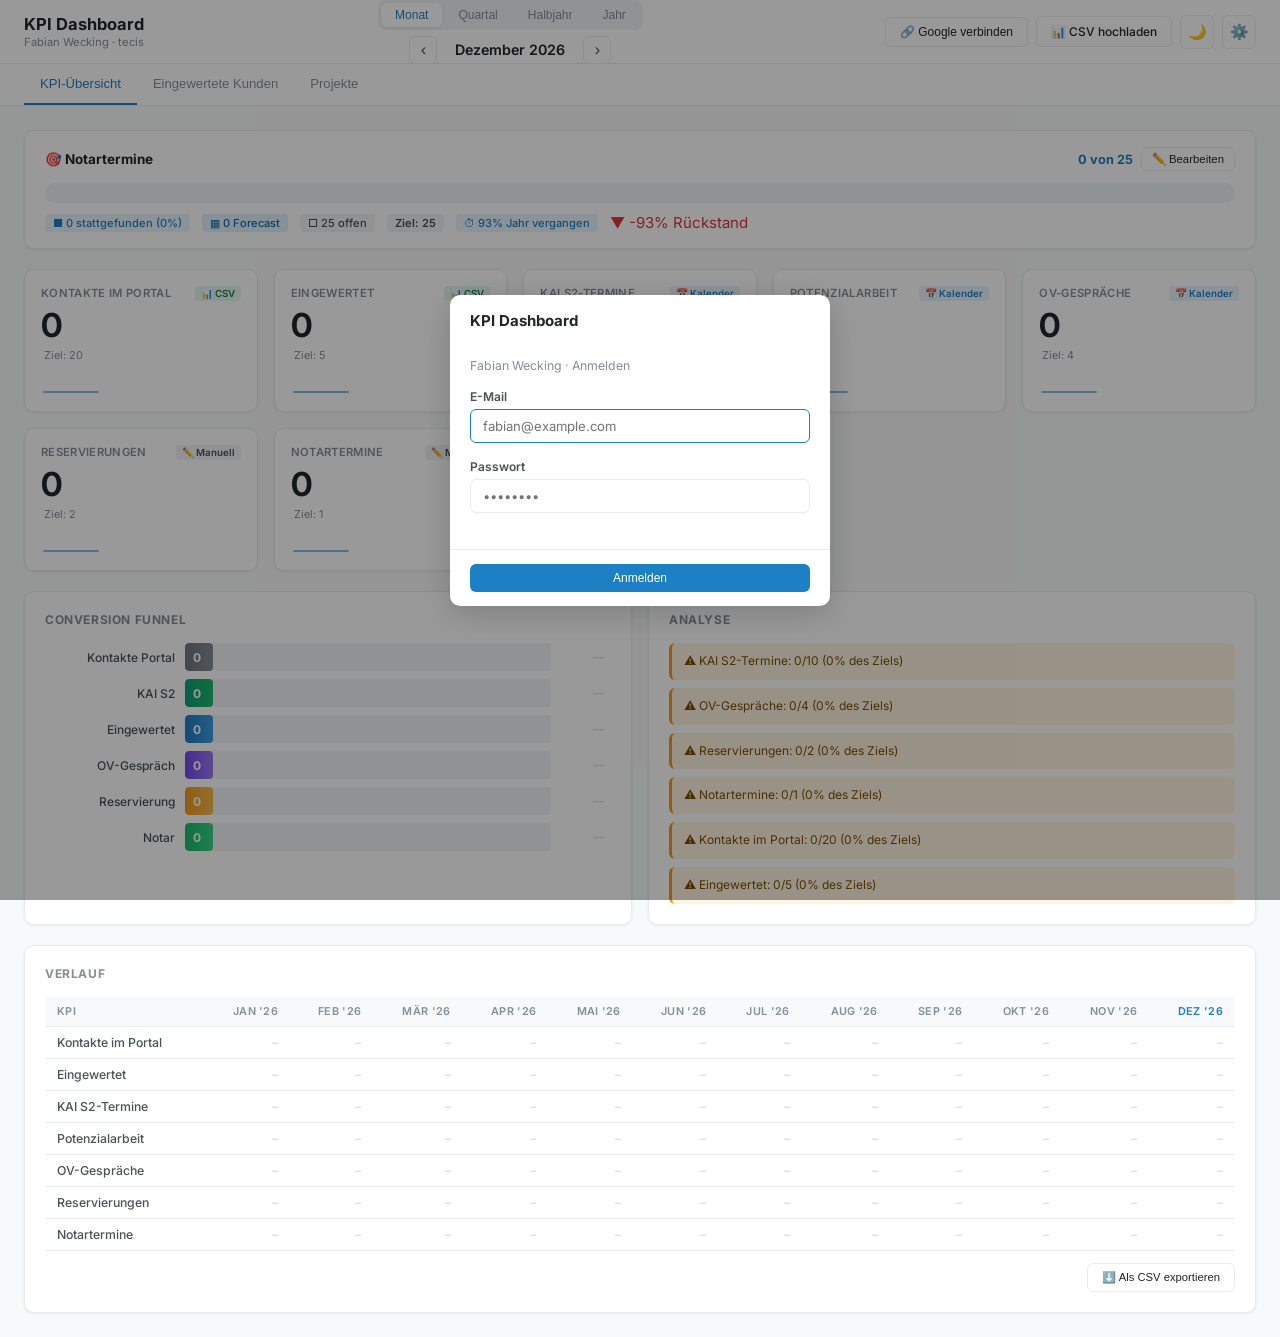
<file: index.html>
<!DOCTYPE html>
<html lang="de">
<head>
  <meta charset="UTF-8">
  <meta name="viewport" content="width=device-width, initial-scale=1.0">
  <title>KPI Dashboard – Fabian Wecking</title>
  <link rel="preconnect" href="https://fonts.googleapis.com">
  <link href="https://fonts.googleapis.com/css2?family=Inter:wght@400;500;600;700&display=swap" rel="stylesheet">
  <link rel="stylesheet" href="kpi-styles.css">
</head>
<body>

  <!-- Setup Banner -->
  <div id="setup-banner" class="setup-banner hidden">
    <span>⚙️ Google Client ID nicht konfiguriert – Kalender-Sync nicht verfügbar.
      <button onclick="showSettingsModal()">Jetzt einrichten</button>
    </span>
    <button class="close-btn" onclick="document.getElementById('setup-banner').classList.add('hidden')">✕</button>
  </div>

  <!-- Header -->
  <header class="app-header">
    <div class="header-left">
      <h1 class="app-title">KPI Dashboard</h1>
      <span class="app-subtitle">Fabian Wecking · tecis</span>
    </div>
    <div class="header-center">
      <div class="period-tabs" id="period-tabs">
        <button class="period-tab active" data-mode="M">Monat</button>
        <button class="period-tab" data-mode="Q">Quartal</button>
        <button class="period-tab" data-mode="H">Halbjahr</button>
        <button class="period-tab" data-mode="J">Jahr</button>
      </div>
      <div class="period-nav">
        <button class="nav-arrow" id="prev-period">‹</button>
        <span class="period-label" id="period-label">–</span>
        <button class="nav-arrow" id="next-period">›</button>
      </div>
    </div>
    <div class="header-right">
      <div class="google-section">
        <span id="sync-status" class="sync-status"></span>
        <button id="sync-btn" class="btn-primary hidden" onclick="showSyncModal()">📅 Kalender auslesen</button>
        <button id="connect-btn" class="btn-secondary" onclick="connectGoogle()">🔗 Google verbinden</button>
      </div>
      <label class="btn-secondary csv-upload-btn" title="CSV-Datei hochladen">
        📊 CSV hochladen
        <input type="file" id="csv-input" accept=".csv,.CSV" style="display:none">
      </label>
      <button id="dark-mode-btn" class="icon-btn" onclick="toggleDarkMode()" title="Dark Mode">🌙</button>
      <button class="icon-btn" onclick="showSettingsModal()" title="Einstellungen">⚙️</button>
      <button id="signout-btn" class="btn-secondary hidden" onclick="handleSignOut()">↩ Abmelden</button>
    </div>
  </header>

  <!-- Tab Navigation -->
  <nav class="tab-nav">
    <button class="tab-btn active" data-tab="kpi">KPI-Übersicht</button>
    <button class="tab-btn" data-tab="kunden">Eingewertete Kunden</button>
    <button class="tab-btn" data-tab="projekte">Projekte</button>
  </nav>

  <!-- ── KPI Tab ──────────────────────────────────────────────────────────── -->
  <main id="tab-kpi" class="tab-content active">

    <!-- Big Goal Banner -->
    <div id="big-goal-banner" class="big-goal-banner">
      <div class="big-goal-header">
        <span class="big-goal-title">🎯 <span id="bg-label-display">Jahres-Ziel einrichten</span></span>
        <div style="display:flex;align-items:center;gap:8px">
          <span id="bg-pct-display" class="big-goal-pct"></span>
          <button class="btn-secondary btn-sm" onclick="showBigGoalModal()">✏️ Bearbeiten</button>
        </div>
      </div>
      <div class="big-goal-track" id="big-goal-track">
        <div class="big-goal-achieved-bar" id="bg-achieved-bar"></div>
        <div class="big-goal-forecast-bar" id="bg-forecast-bar"></div>
      </div>
      <div class="big-goal-legend" id="bg-legend">
        <span class="legend-chip chip-achieved">■ 0 stattgefunden</span>
        <span class="legend-chip chip-forecast">▦ 0 Forecast</span>
        <span class="legend-chip chip-open">□ 0 offen</span>
        <span class="legend-chip chip-target">Ziel: 25</span>
      </div>
    </div>

    <!-- KPI Cards -->
    <div class="kpi-grid" id="kpi-cards"></div>

    <!-- Funnel + Insights -->
    <div class="two-col">
      <div id="funnel" class="panel"><p class="no-data">Noch keine Daten.</p></div>
      <div id="insights" class="panel"><p class="no-data">Noch keine Analyse.</p></div>
    </div>

    <!-- History Table -->
    <div id="stats-table" class="panel"></div>

  </main>

  <!-- ── Kunden Tab ───────────────────────────────────────────────────────── -->
  <main id="tab-kunden" class="tab-content hidden">
    <div class="kunden-toolbar">
      <input type="text" id="kunden-search" placeholder="Name oder Einwertungsnummer suchen…" class="search-input">
      <div class="csv-info" id="csv-info">Keine CSV geladen</div>
    </div>
    <div id="tab-kunden-content">
      <div class="empty-state"><span class="icon">📊</span><p>Lade eine CSV-Datei hoch.</p></div>
    </div>
  </main>

  <!-- ── Projekte Tab ─────────────────────────────────────────────────────── -->
  <main id="tab-projekte" class="tab-content hidden">
    <!-- Rendered dynamically by renderProjects() in kpi.js -->
  </main>

  <!-- ── Modal: Detail-Ansicht ────────────────────────────────────────────── -->
  <div id="detail-modal" class="modal-overlay hidden"
       onclick="if(event.target===this)closeModal('detail-modal')">
    <div class="modal modal-wide">
      <div class="modal-header">
        <h3 id="detail-modal-title">Detail</h3>
        <button class="modal-close" onclick="closeModal('detail-modal')">✕</button>
      </div>
      <div class="modal-body" id="detail-modal-body"></div>
      <div class="modal-footer">
        <button class="btn-primary" onclick="closeModal('detail-modal')">Schließen</button>
      </div>
    </div>
  </div>

  <!-- ── Modal: Big Goal ──────────────────────────────────────────────────── -->
  <div id="big-goal-modal" class="modal-overlay hidden"
       onclick="if(event.target===this)closeModal('big-goal-modal')">
    <div class="modal">
      <div class="modal-header">
        <h3>Jahres-Ziel bearbeiten</h3>
        <button class="modal-close" onclick="closeModal('big-goal-modal')">✕</button>
      </div>
      <div class="modal-body">
        <div class="form-group">
          <label>Bezeichnung</label>
          <input type="text" id="bg-label-input" class="text-input" placeholder="z.B. Notartermine 2026">
        </div>
        <div class="form-group">
          <label>Jahres-Ziel</label>
          <input type="number" id="bg-target-input" class="text-input" min="0" placeholder="25">
        </div>
        <div class="form-group">
          <label>Bereits stattgefunden (inkl. historisch)</label>
          <input type="number" id="bg-achieved-input" class="text-input" min="0" placeholder="0">
        </div>
        <div class="form-group">
          <label>Forecast / Pipeline</label>
          <input type="number" id="bg-forecast-input" class="text-input" min="0" placeholder="0">
        </div>
      </div>
      <div class="modal-footer">
        <button class="btn-secondary" onclick="closeModal('big-goal-modal')">Abbrechen</button>
        <button class="btn-primary" onclick="saveBigGoal()">Speichern</button>
      </div>
    </div>
  </div>

  <!-- ── Modal: Calendar Sync ─────────────────────────────────────────────── -->
  <div id="sync-modal" class="modal-overlay hidden"
       onclick="if(event.target===this)closeModal('sync-modal')">
    <div class="modal modal-wide">
      <div class="modal-header">
        <h3>Kalender synchronisieren</h3>
        <button class="modal-close" onclick="closeModal('sync-modal')">✕</button>
      </div>
      <div class="modal-body">
        <div style="display:grid;grid-template-columns:1fr 1fr;gap:12px">
          <div class="form-group" style="margin:0">
            <label>Von</label>
            <input type="date" id="sync-from" value="2026-01-01" class="text-input">
          </div>
          <div class="form-group" style="margin:0">
            <label>Bis</label>
            <input type="date" id="sync-to" class="text-input">
          </div>
        </div>

        <div class="form-group" style="margin-top:14px">
          <label>Kalender auswählen</label>
          <div id="cal-list-wrap" style="margin-top:6px">
            <span style="font-size:.82rem;color:var(--gray-4)">Klick auf „Kalender laden" um alle verfügbaren Kalender anzuzeigen.</span>
          </div>
          <button class="btn-secondary" style="margin-top:8px;font-size:.8rem" onclick="loadCalendarList()">🔄 Kalender laden</button>
        </div>

        <div class="keyword-rules" style="margin-top:12px">
          <h4>Erkannte Termintypen</h4>
          <div class="rule-list">
            <div class="rule"><span class="rule-type">KAI S2: </span>Gespräch Kapitalanlageimmobilie · KAI S2 · KAI S1</div>
            <div class="rule"><span class="rule-type">Potenzialarbeit: </span>Potentialarbeit KAI</div>
            <div class="rule"><span class="rule-type">OV-Gespräch: </span>Objektvorstellung · OV (ganzes Wort)</div>
            <div class="rule"><span class="rule-type">Notartermin: </span>Notartermin · NT (ganzes Wort)</div>
          </div>
        </div>

        <div id="sync-result" style="margin-top:14px;font-size:.82rem;color:var(--gray-4);min-height:20px"></div>
      </div>
      <div class="modal-footer">
        <button class="btn-secondary" onclick="closeModal('sync-modal')">Schließen</button>
        <button class="btn-primary" id="start-sync-btn" onclick="startSync()">Synchronisieren</button>
      </div>
    </div>
  </div>

  <!-- ── Modal: Settings ──────────────────────────────────────────────────── -->
  <div id="settings-modal" class="modal-overlay hidden"
       onclick="if(event.target===this)closeModal('settings-modal')">
    <div class="modal modal-wide">
      <div class="modal-header">
        <h3>Einstellungen</h3>
        <button class="modal-close" onclick="closeModal('settings-modal')">✕</button>
      </div>
      <div class="modal-body">
        <h4>Google Calendar</h4>
        <div class="form-group">
          <label>Client ID</label>
          <input type="text" id="gcid-input" class="text-input" placeholder="123456789.apps.googleusercontent.com">
        </div>
        <details class="setup-guide">
          <summary>📋 Setup-Anleitung</summary>
          <ol>
            <li>Öffne <a href="https://console.cloud.google.com" target="_blank" rel="noopener">console.cloud.google.com</a></li>
            <li>Google Calendar API aktivieren</li>
            <li>OAuth 2.0-Client-ID erstellen (Webanwendung)</li>
            <li>Autorisierte Quelle: <code>http://localhost:8080</code></li>
            <li>Client-ID hier eintragen</li>
          </ol>
          <div class="info-box">⚠️ App muss über HTTP-Server geöffnet werden:<br>
            <code>python3 -m http.server 8080</code> → <code>http://localhost:8080/kpi.html</code></div>
        </details>
        <hr>
        <h4>Monatliche Ziele</h4>
        <div class="goals-grid" id="goals-grid"></div>
        <hr>
        <h4>Daten zurücksetzen</h4>
        <div style="display:flex;gap:8px;flex-wrap:wrap">
          <button class="btn-secondary" onclick="resetCalendarData()">🗓️ Kalender-Daten löschen</button>
          <button class="btn-secondary" onclick="resetCSVData()">📊 CSV-Daten löschen</button>
        </div>
        <hr style="margin:12px 0">
        <h4>Datenmigration</h4>
        <p style="font-size:.78rem;color:var(--gray-4);margin-bottom:10px">Backup exportieren (z.B. vor Hosting-Wechsel), auf neuem Gerät/Domain wieder importieren.</p>
        <div style="display:flex;gap:8px;flex-wrap:wrap">
          <button class="btn-secondary" onclick="exportState()">⬇️ Backup exportieren</button>
          <label class="btn-secondary" style="cursor:pointer">
            ⬆️ Backup importieren
            <input type="file" accept=".json" style="display:none" onchange="importState(this)">
          </label>
        </div>
      </div>
      <div class="modal-footer">
        <button class="btn-secondary" onclick="closeModal('settings-modal')">Abbrechen</button>
        <button class="btn-primary" onclick="saveSettings()">Speichern</button>
      </div>
    </div>
  </div>

  <!-- ── Modal: Projekt hinzufügen / bearbeiten ───────────────────────────── -->
  <div id="project-modal" class="modal-overlay hidden"
       onclick="if(event.target===this)closeModal('project-modal')">
    <div class="modal modal-wide">
      <div class="modal-header">
        <h3 id="project-modal-title">Neues Projekt</h3>
        <button class="modal-close" onclick="closeModal('project-modal')">✕</button>
      </div>
      <div class="modal-body">
        <input type="hidden" id="pm-id">
        <div class="project-modal-form">
          <div class="form-group">
            <label>Projektname *</label>
            <input type="text" id="pm-name" class="text-input" placeholder="z.B. Stadtquartier Nord">
          </div>
          <div class="pm-two-col">
            <div class="form-group">
              <label>Stadt</label>
              <input type="text" id="pm-city" class="text-input" placeholder="z.B. Schönefeld">
            </div>
            <div class="form-group">
              <label>Straße</label>
              <input type="text" id="pm-street" class="text-input" placeholder="z.B. Hauptstraße 12">
            </div>
          </div>
          <div class="form-group">
            <label>Hashtag <span style="font-weight:400;color:var(--gray-4)">(kein # nötig — erscheint bei Reservierungen)</span></label>
            <input type="text" id="pm-hashtag" class="text-input" placeholder="z.B. Schönefeld Bestand">
          </div>
          <div class="pm-three-col">
            <div class="form-group">
              <label>Reservierungsstart</label>
              <input type="date" id="pm-reservStart" class="text-input">
            </div>
            <div class="form-group">
              <label>Reservierungsende</label>
              <input type="date" id="pm-reservEnd" class="text-input">
            </div>
            <div class="form-group">
              <label>Voraussichtl. Zuteilung</label>
              <input type="date" id="pm-zuteilung" class="text-input">
            </div>
          </div>
          <div id="pm-pdf-hint" style="font-size:.78rem;color:var(--gray-4);margin-bottom:4px"></div>
          <p style="font-size:.75rem;color:var(--gray-4)">📎 PDF (Trailer/Exposé) kann nach dem Speichern direkt auf der Projektkarte hochgeladen werden.</p>
        </div>
      </div>
      <div class="modal-footer">
        <button class="btn-secondary" onclick="closeModal('project-modal')">Abbrechen</button>
        <button class="btn-primary" onclick="saveProjectModal()">Speichern</button>
      </div>
    </div>
  </div>

  <!-- ── Modal: Auth ─────────────────────────────────────────────────────────── -->
  <div id="auth-modal" class="modal-overlay hidden">
    <div class="modal">
      <div class="modal-header" style="border-bottom:none;padding-bottom:8px">
        <h3>KPI Dashboard</h3>
      </div>
      <div class="modal-body">
        <p style="font-size:.82rem;color:var(--gray-4);margin-bottom:16px">Fabian Wecking · Anmelden</p>
        <div class="form-group">
          <label>E-Mail</label>
          <input type="email" id="auth-email" class="text-input" placeholder="fabian@example.com" autocomplete="username">
        </div>
        <div class="form-group">
          <label>Passwort</label>
          <input type="password" id="auth-password" class="text-input" placeholder="••••••••" autocomplete="current-password">
        </div>
        <div id="auth-error" style="display:none;font-size:.8rem;color:var(--red);margin-bottom:8px"></div>
      </div>
      <div class="modal-footer">
        <button class="btn-primary" id="auth-submit-btn" onclick="handleSignIn()">Anmelden</button>
      </div>
    </div>
  </div>

  <!-- Google Identity Services -->
  <script src="https://accounts.google.com/gsi/client" async defer></script>
  <script src="kpi.js"></script>
</body>
</html>
</file>
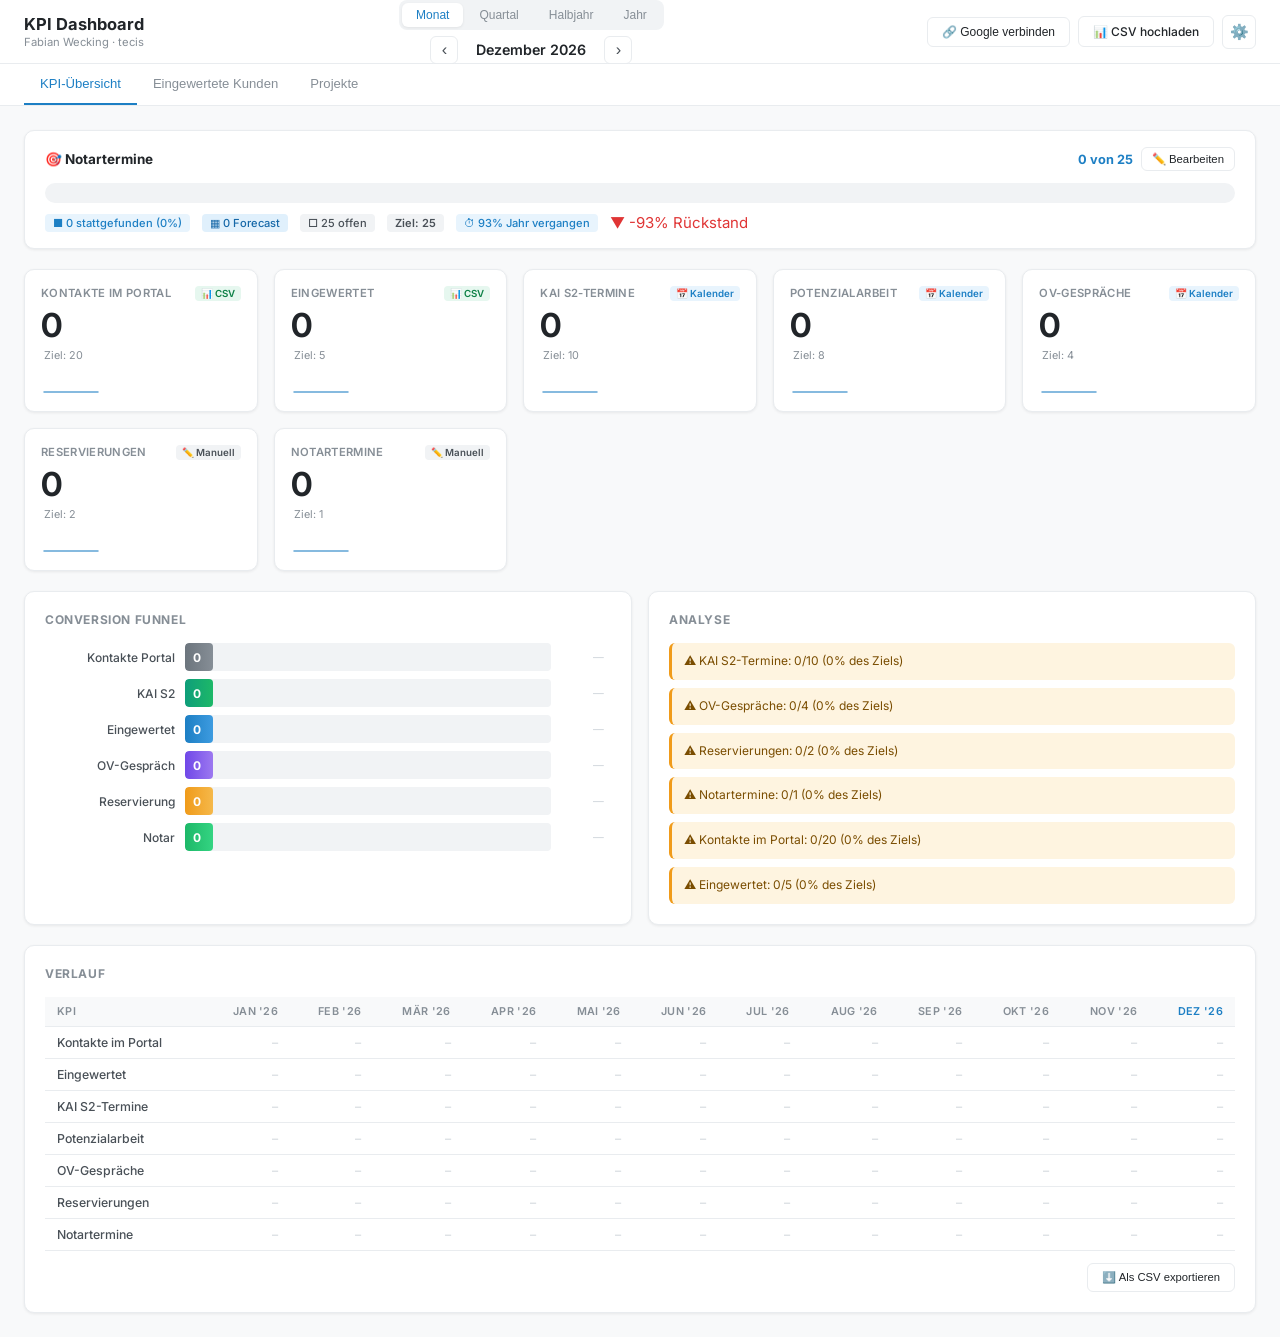
<file: kpi.html>
<!DOCTYPE html>
<html lang="de">
<head>
  <meta charset="UTF-8">
  <meta name="viewport" content="width=device-width, initial-scale=1.0">
  <title>KPI Dashboard – Fabian Wecking</title>
  <link rel="preconnect" href="https://fonts.googleapis.com">
  <link href="https://fonts.googleapis.com/css2?family=Inter:wght@400;500;600;700&display=swap" rel="stylesheet">
  <link rel="stylesheet" href="kpi-styles.css">
</head>
<body>

  <!-- Setup Banner -->
  <div id="setup-banner" class="setup-banner hidden">
    <span>⚙️ Google Client ID nicht konfiguriert – Kalender-Sync nicht verfügbar.
      <button onclick="showSettingsModal()">Jetzt einrichten</button>
    </span>
    <button class="close-btn" onclick="document.getElementById('setup-banner').classList.add('hidden')">✕</button>
  </div>

  <!-- Header -->
  <header class="app-header">
    <div class="header-left">
      <h1 class="app-title">KPI Dashboard</h1>
      <span class="app-subtitle">Fabian Wecking · tecis</span>
    </div>
    <div class="header-center">
      <div class="period-tabs" id="period-tabs">
        <button class="period-tab active" data-mode="M">Monat</button>
        <button class="period-tab" data-mode="Q">Quartal</button>
        <button class="period-tab" data-mode="H">Halbjahr</button>
        <button class="period-tab" data-mode="J">Jahr</button>
      </div>
      <div class="period-nav">
        <button class="nav-arrow" id="prev-period">‹</button>
        <span class="period-label" id="period-label">–</span>
        <button class="nav-arrow" id="next-period">›</button>
      </div>
    </div>
    <div class="header-right">
      <div class="google-section">
        <span id="sync-status" class="sync-status"></span>
        <button id="sync-btn" class="btn-primary hidden" onclick="showSyncModal()">📅 Kalender auslesen</button>
        <button id="connect-btn" class="btn-secondary" onclick="connectGoogle()">🔗 Google verbinden</button>
      </div>
      <label class="btn-secondary csv-upload-btn" title="CSV-Datei hochladen">
        📊 CSV hochladen
        <input type="file" id="csv-input" accept=".csv,.CSV" style="display:none">
      </label>
      <button class="icon-btn" onclick="showSettingsModal()" title="Einstellungen">⚙️</button>
    </div>
  </header>

  <!-- Tab Navigation -->
  <nav class="tab-nav">
    <button class="tab-btn active" data-tab="kpi">KPI-Übersicht</button>
    <button class="tab-btn" data-tab="kunden">Eingewertete Kunden</button>
    <button class="tab-btn" data-tab="projekte">Projekte</button>
  </nav>

  <!-- ── KPI Tab ──────────────────────────────────────────────────────────── -->
  <main id="tab-kpi" class="tab-content active">

    <!-- Big Goal Banner -->
    <div id="big-goal-banner" class="big-goal-banner">
      <div class="big-goal-header">
        <span class="big-goal-title">🎯 <span id="bg-label-display">Jahres-Ziel einrichten</span></span>
        <div style="display:flex;align-items:center;gap:8px">
          <span id="bg-pct-display" class="big-goal-pct"></span>
          <button class="btn-secondary btn-sm" onclick="showBigGoalModal()">✏️ Bearbeiten</button>
        </div>
      </div>
      <div class="big-goal-track" id="big-goal-track">
        <div class="big-goal-achieved-bar" id="bg-achieved-bar"></div>
        <div class="big-goal-forecast-bar" id="bg-forecast-bar"></div>
      </div>
      <div class="big-goal-legend" id="bg-legend">
        <span class="legend-chip chip-achieved">■ 0 stattgefunden</span>
        <span class="legend-chip chip-forecast">▦ 0 Forecast</span>
        <span class="legend-chip chip-open">□ 0 offen</span>
        <span class="legend-chip chip-target">Ziel: 25</span>
      </div>
    </div>

    <!-- KPI Cards -->
    <div class="kpi-grid" id="kpi-cards"></div>

    <!-- Funnel + Insights -->
    <div class="two-col">
      <div id="funnel" class="panel"><p class="no-data">Noch keine Daten.</p></div>
      <div id="insights" class="panel"><p class="no-data">Noch keine Analyse.</p></div>
    </div>

    <!-- History Table -->
    <div id="stats-table" class="panel"></div>

  </main>

  <!-- ── Kunden Tab ───────────────────────────────────────────────────────── -->
  <main id="tab-kunden" class="tab-content hidden">
    <div class="kunden-toolbar">
      <input type="text" id="kunden-search" placeholder="Name oder Einwertungsnummer suchen…" class="search-input">
      <div class="csv-info" id="csv-info">Keine CSV geladen</div>
    </div>
    <div id="tab-kunden-content">
      <div class="empty-state"><span class="icon">📊</span><p>Lade eine CSV-Datei hoch.</p></div>
    </div>
  </main>

  <!-- ── Projekte Tab ─────────────────────────────────────────────────────── -->
  <main id="tab-projekte" class="tab-content hidden">
    <!-- Rendered dynamically by renderProjects() in kpi.js -->
  </main>

  <!-- ── Modal: Detail-Ansicht ────────────────────────────────────────────── -->
  <div id="detail-modal" class="modal-overlay hidden"
       onclick="if(event.target===this)closeModal('detail-modal')">
    <div class="modal modal-wide">
      <div class="modal-header">
        <h3 id="detail-modal-title">Detail</h3>
        <button class="modal-close" onclick="closeModal('detail-modal')">✕</button>
      </div>
      <div class="modal-body" id="detail-modal-body"></div>
      <div class="modal-footer">
        <button class="btn-primary" onclick="closeModal('detail-modal')">Schließen</button>
      </div>
    </div>
  </div>

  <!-- ── Modal: Big Goal ──────────────────────────────────────────────────── -->
  <div id="big-goal-modal" class="modal-overlay hidden"
       onclick="if(event.target===this)closeModal('big-goal-modal')">
    <div class="modal">
      <div class="modal-header">
        <h3>Jahres-Ziel bearbeiten</h3>
        <button class="modal-close" onclick="closeModal('big-goal-modal')">✕</button>
      </div>
      <div class="modal-body">
        <div class="form-group">
          <label>Bezeichnung</label>
          <input type="text" id="bg-label-input" class="text-input" placeholder="z.B. Notartermine 2026">
        </div>
        <div class="form-group">
          <label>Jahres-Ziel</label>
          <input type="number" id="bg-target-input" class="text-input" min="0" placeholder="25">
        </div>
        <div class="form-group">
          <label>Bereits stattgefunden (inkl. historisch)</label>
          <input type="number" id="bg-achieved-input" class="text-input" min="0" placeholder="0">
        </div>
        <div class="form-group">
          <label>Forecast / Pipeline</label>
          <input type="number" id="bg-forecast-input" class="text-input" min="0" placeholder="0">
        </div>
      </div>
      <div class="modal-footer">
        <button class="btn-secondary" onclick="closeModal('big-goal-modal')">Abbrechen</button>
        <button class="btn-primary" onclick="saveBigGoal()">Speichern</button>
      </div>
    </div>
  </div>

  <!-- ── Modal: Calendar Sync ─────────────────────────────────────────────── -->
  <div id="sync-modal" class="modal-overlay hidden"
       onclick="if(event.target===this)closeModal('sync-modal')">
    <div class="modal modal-wide">
      <div class="modal-header">
        <h3>Kalender synchronisieren</h3>
        <button class="modal-close" onclick="closeModal('sync-modal')">✕</button>
      </div>
      <div class="modal-body">
        <div style="display:grid;grid-template-columns:1fr 1fr;gap:12px">
          <div class="form-group" style="margin:0">
            <label>Von</label>
            <input type="date" id="sync-from" value="2026-01-01" class="text-input">
          </div>
          <div class="form-group" style="margin:0">
            <label>Bis</label>
            <input type="date" id="sync-to" class="text-input">
          </div>
        </div>

        <div class="form-group" style="margin-top:14px">
          <label>Kalender auswählen</label>
          <div id="cal-list-wrap" style="margin-top:6px">
            <span style="font-size:.82rem;color:var(--gray-4)">Klick auf „Kalender laden" um alle verfügbaren Kalender anzuzeigen.</span>
          </div>
          <button class="btn-secondary" style="margin-top:8px;font-size:.8rem" onclick="loadCalendarList()">🔄 Kalender laden</button>
        </div>

        <div class="keyword-rules" style="margin-top:12px">
          <h4>Erkannte Termintypen</h4>
          <div class="rule-list">
            <div class="rule"><span class="rule-type">KAI S2: </span>Gespräch Kapitalanlageimmobilie · KAI S2 · KAI S1</div>
            <div class="rule"><span class="rule-type">Potenzialarbeit: </span>Potentialarbeit KAI</div>
            <div class="rule"><span class="rule-type">OV-Gespräch: </span>Objektvorstellung · OV (ganzes Wort)</div>
            <div class="rule"><span class="rule-type">Notartermin: </span>Notartermin · NT (ganzes Wort)</div>
          </div>
        </div>

        <div id="sync-result" style="margin-top:14px;font-size:.82rem;color:var(--gray-4);min-height:20px"></div>
      </div>
      <div class="modal-footer">
        <button class="btn-secondary" onclick="closeModal('sync-modal')">Schließen</button>
        <button class="btn-primary" id="start-sync-btn" onclick="startSync()">Synchronisieren</button>
      </div>
    </div>
  </div>

  <!-- ── Modal: Settings ──────────────────────────────────────────────────── -->
  <div id="settings-modal" class="modal-overlay hidden"
       onclick="if(event.target===this)closeModal('settings-modal')">
    <div class="modal modal-wide">
      <div class="modal-header">
        <h3>Einstellungen</h3>
        <button class="modal-close" onclick="closeModal('settings-modal')">✕</button>
      </div>
      <div class="modal-body">
        <h4>Google Calendar</h4>
        <div class="form-group">
          <label>Client ID</label>
          <input type="text" id="gcid-input" class="text-input" placeholder="123456789.apps.googleusercontent.com">
        </div>
        <details class="setup-guide">
          <summary>📋 Setup-Anleitung</summary>
          <ol>
            <li>Öffne <a href="https://console.cloud.google.com" target="_blank" rel="noopener">console.cloud.google.com</a></li>
            <li>Google Calendar API aktivieren</li>
            <li>OAuth 2.0-Client-ID erstellen (Webanwendung)</li>
            <li>Autorisierte Quelle: <code>http://localhost:8080</code></li>
            <li>Client-ID hier eintragen</li>
          </ol>
          <div class="info-box">⚠️ App muss über HTTP-Server geöffnet werden:<br>
            <code>python3 -m http.server 8080</code> → <code>http://localhost:8080/kpi.html</code></div>
        </details>
        <hr>
        <h4>Monatliche Ziele</h4>
        <div class="goals-grid" id="goals-grid"></div>
        <hr>
        <h4>Daten zurücksetzen</h4>
        <div style="display:flex;gap:8px;flex-wrap:wrap">
          <button class="btn-secondary" onclick="resetCalendarData()">🗓️ Kalender-Daten löschen</button>
          <button class="btn-secondary" onclick="resetCSVData()">📊 CSV-Daten löschen</button>
        </div>
        <hr style="margin:12px 0">
        <h4>Datenmigration</h4>
        <p style="font-size:.78rem;color:var(--gray-4);margin-bottom:10px">Backup exportieren (z.B. vor Hosting-Wechsel), auf neuem Gerät/Domain wieder importieren.</p>
        <div style="display:flex;gap:8px;flex-wrap:wrap">
          <button class="btn-secondary" onclick="exportState()">⬇️ Backup exportieren</button>
          <label class="btn-secondary" style="cursor:pointer">
            ⬆️ Backup importieren
            <input type="file" accept=".json" style="display:none" onchange="importState(this)">
          </label>
        </div>
      </div>
      <div class="modal-footer">
        <button class="btn-secondary" onclick="closeModal('settings-modal')">Abbrechen</button>
        <button class="btn-primary" onclick="saveSettings()">Speichern</button>
      </div>
    </div>
  </div>

  <!-- ── Modal: Projekt hinzufügen / bearbeiten ───────────────────────────── -->
  <div id="project-modal" class="modal-overlay hidden"
       onclick="if(event.target===this)closeModal('project-modal')">
    <div class="modal modal-wide">
      <div class="modal-header">
        <h3 id="project-modal-title">Neues Projekt</h3>
        <button class="modal-close" onclick="closeModal('project-modal')">✕</button>
      </div>
      <div class="modal-body">
        <input type="hidden" id="pm-id">
        <div class="project-modal-form">
          <div class="form-group">
            <label>Projektname *</label>
            <input type="text" id="pm-name" class="text-input" placeholder="z.B. Stadtquartier Nord">
          </div>
          <div class="pm-two-col">
            <div class="form-group">
              <label>Stadt</label>
              <input type="text" id="pm-city" class="text-input" placeholder="z.B. Schönefeld">
            </div>
            <div class="form-group">
              <label>Straße</label>
              <input type="text" id="pm-street" class="text-input" placeholder="z.B. Hauptstraße 12">
            </div>
          </div>
          <div class="form-group">
            <label>Hashtag <span style="font-weight:400;color:var(--gray-4)">(kein # nötig — erscheint bei Reservierungen)</span></label>
            <input type="text" id="pm-hashtag" class="text-input" placeholder="z.B. Schönefeld Bestand">
          </div>
          <div class="pm-three-col">
            <div class="form-group">
              <label>Reservierungsstart</label>
              <input type="date" id="pm-reservStart" class="text-input">
            </div>
            <div class="form-group">
              <label>Reservierungsende</label>
              <input type="date" id="pm-reservEnd" class="text-input">
            </div>
            <div class="form-group">
              <label>Voraussichtl. Zuteilung</label>
              <input type="date" id="pm-zuteilung" class="text-input">
            </div>
          </div>
          <div id="pm-pdf-hint" style="font-size:.78rem;color:var(--gray-4);margin-bottom:4px"></div>
          <p style="font-size:.75rem;color:var(--gray-4)">📎 PDF (Trailer/Exposé) kann nach dem Speichern direkt auf der Projektkarte hochgeladen werden.</p>
        </div>
      </div>
      <div class="modal-footer">
        <button class="btn-secondary" onclick="closeModal('project-modal')">Abbrechen</button>
        <button class="btn-primary" onclick="saveProjectModal()">Speichern</button>
      </div>
    </div>
  </div>

  <!-- Google Identity Services -->
  <script src="https://accounts.google.com/gsi/client" async defer></script>
  <script src="kpi.js"></script>
</body>
</html>
</file>
<file: kpi-styles.css>
/* ─── KPI Dashboard Styles ─────────────────────────────────────────────────── */

*, *::before, *::after { box-sizing: border-box; margin: 0; padding: 0; }

:root {
  --blue:    #1d7fc4;
  --blue-lt: #e8f4fd;
  --green:   #1db868;
  --green-lt:#e6f7ef;
  --orange:  #f09b1a;
  --orange-lt:#fef4e0;
  --red:     #e03535;
  --red-lt:  #fdeaea;
  --gray-0:  #f8f9fa;
  --gray-1:  #f1f3f5;
  --gray-2:  #e9ecef;
  --gray-3:  #ced4da;
  --gray-4:  #868e96;
  --gray-5:  #495057;
  --gray-6:  #212529;
  --white:   #ffffff;
  --shadow:  0 1px 4px rgba(0,0,0,.08), 0 4px 16px rgba(0,0,0,.06);
  --shadow-sm: 0 1px 3px rgba(0,0,0,.07);
  --radius:  10px;
  --radius-sm: 6px;
  --font: 'Inter', -apple-system, BlinkMacSystemFont, sans-serif;
}

/* ─── Dark Mode ────────────────────────────────────────────────────────────── */
body[data-theme="dark"] {
  background: #12151c;
  --gray-0: #1e2230;
  --gray-1: #262b38;
  --gray-2: #323848;
  --gray-3: #4a5268;
  --gray-4: #8b95a8;
  --gray-5: #c5cdd8;
  --gray-6: #eef0f5;
  --white:  #181d2a;
  --shadow: 0 1px 4px rgba(0,0,0,.3), 0 4px 16px rgba(0,0,0,.25);
  --shadow-sm: 0 1px 3px rgba(0,0,0,.25);
  color-scheme: dark;
}
body[data-theme="dark"] .kpi-card { border-color: var(--gray-2); }
body[data-theme="dark"] .text-input,
body[data-theme="dark"] .filter-select,
body[data-theme="dark"] .row-select { background: var(--gray-1); color: var(--gray-6); border-color: var(--gray-2); }
body[data-theme="dark"] .modal { background: var(--white); border: 1px solid var(--gray-2); }
body[data-theme="dark"] .tab-btn { color: var(--gray-5); }
body[data-theme="dark"] .tab-btn.active { color: var(--gray-6); border-color: var(--gray-6); }
body[data-theme="dark"] .btn-secondary { background: var(--gray-1); color: var(--gray-5); border-color: var(--gray-2); }
body[data-theme="dark"] .btn-secondary:hover { background: var(--gray-2); color: var(--gray-6); }
body[data-theme="dark"] .toast { background: var(--gray-1); color: var(--gray-6); border: 1px solid var(--gray-2); }

html { font-size: 15px; -webkit-font-smoothing: antialiased; }
body {
  font-family: var(--font);
  background: var(--gray-0);
  color: var(--gray-6);
  min-height: 100vh;
}

/* ─── Setup Banner ─────────────────────────────────────────────────────────── */
.setup-banner {
  background: var(--orange-lt);
  border-bottom: 1px solid #f0c060;
  padding: 10px 24px;
  display: flex;
  align-items: center;
  justify-content: space-between;
  font-size: .875rem;
}
.setup-banner button { background: var(--orange); color: #fff; border: none; padding: 4px 12px; border-radius: 4px; cursor: pointer; font-size: .8rem; }
.setup-banner .close-btn { background: none; color: var(--gray-4); padding: 2px 8px; font-size: 1rem; }
.hidden { display: none !important; }

/* ─── Header ───────────────────────────────────────────────────────────────── */
.app-header {
  background: var(--white);
  border-bottom: 1px solid var(--gray-2);
  padding: 0 24px;
  display: flex;
  align-items: center;
  gap: 20px;
  height: 64px;
  position: sticky;
  top: 0;
  z-index: 100;
}

.header-left { flex-shrink: 0; }
.app-title { font-size: 1.1rem; font-weight: 700; color: var(--gray-6); }
.app-subtitle { font-size: .75rem; color: var(--gray-4); display: block; margin-top: 1px; }

.header-center { flex: 1; display: flex; flex-direction: column; align-items: center; gap: 6px; }

.period-tabs { display: flex; gap: 2px; background: var(--gray-1); border-radius: 8px; padding: 3px; }
.period-tab {
  background: none; border: none; cursor: pointer;
  padding: 5px 14px; border-radius: 6px;
  font-size: .8rem; font-weight: 500; color: var(--gray-4);
  transition: all .15s;
}
.period-tab:hover { color: var(--gray-6); }
.period-tab.active { background: var(--white); color: var(--blue); box-shadow: var(--shadow-sm); }

.period-nav { display: flex; align-items: center; gap: 8px; }
.nav-arrow {
  background: none; border: 1px solid var(--gray-2); cursor: pointer;
  width: 28px; height: 28px; border-radius: 6px; font-size: 1.1rem;
  color: var(--gray-5); display: flex; align-items: center; justify-content: center;
  transition: all .15s;
}
.nav-arrow:hover { background: var(--gray-1); border-color: var(--gray-3); }
.period-label { font-size: .95rem; font-weight: 600; min-width: 130px; text-align: center; }

.header-right { flex-shrink: 0; display: flex; align-items: center; gap: 8px; }

.google-section { display: flex; align-items: center; gap: 8px; }
.sync-status { font-size: .75rem; color: var(--gray-4); white-space: nowrap; }
.sync-status.loading { color: var(--blue); }
.sync-status.success { color: var(--green); }
.sync-status.error { color: var(--red); }

/* ─── Buttons ──────────────────────────────────────────────────────────────── */
.btn-primary {
  background: var(--blue); color: var(--white); border: none;
  padding: 7px 14px; border-radius: var(--radius-sm);
  font-size: .8rem; font-weight: 500; cursor: pointer;
  transition: background .15s;
  white-space: nowrap;
}
.btn-primary:hover { background: #1668a8; }
.btn-primary:disabled { background: var(--gray-3); cursor: default; }

.btn-secondary {
  background: var(--white); color: var(--gray-6);
  border: 1px solid var(--gray-2);
  padding: 7px 14px; border-radius: var(--radius-sm);
  font-size: .8rem; font-weight: 500; cursor: pointer;
  transition: all .15s;
  white-space: nowrap;
}
.btn-secondary:hover { background: var(--gray-1); border-color: var(--gray-3); }

.csv-upload-btn { cursor: pointer; }

.icon-btn {
  background: none; border: 1px solid var(--gray-2); cursor: pointer;
  width: 34px; height: 34px; border-radius: var(--radius-sm);
  font-size: 1rem; display: flex; align-items: center; justify-content: center;
  transition: all .15s;
}
.icon-btn:hover { background: var(--gray-1); }

/* ─── Tab Navigation ───────────────────────────────────────────────────────── */
.tab-nav {
  background: var(--white);
  border-bottom: 1px solid var(--gray-2);
  padding: 0 24px;
  display: flex;
  gap: 0;
}
.tab-btn {
  background: none; border: none; cursor: pointer;
  padding: 12px 16px;
  font-size: .875rem; font-weight: 500; color: var(--gray-4);
  border-bottom: 2px solid transparent;
  transition: all .15s;
}
.tab-btn:hover { color: var(--gray-6); }
.tab-btn.active { color: var(--blue); border-bottom-color: var(--blue); }

/* ─── Tab Content ──────────────────────────────────────────────────────────── */
.tab-content { padding: 24px; display: none; }
.tab-content.active { display: block; }

/* ─── KPI Grid ─────────────────────────────────────────────────────────────── */
.kpi-grid {
  display: grid;
  grid-template-columns: repeat(auto-fill, minmax(220px, 1fr));
  gap: 16px;
  margin-bottom: 20px;
}

/* ─── KPI Card ─────────────────────────────────────────────────────────────── */
.kpi-card {
  background: var(--white);
  border-radius: var(--radius);
  padding: 16px;
  box-shadow: var(--shadow-sm);
  border: 1px solid var(--gray-2);
  transition: box-shadow .15s;
  position: relative;
  overflow: hidden;
}
.kpi-card:hover { box-shadow: var(--shadow); }

.kpi-card.good  { border-top: 3px solid var(--green); }
.kpi-card.ok    { border-top: 3px solid var(--orange); }
.kpi-card.low   { border-top: 3px solid var(--red); }

.kpi-card-header {
  display: flex;
  align-items: flex-start;
  justify-content: space-between;
  gap: 8px;
  margin-bottom: 8px;
}
.kpi-label { font-size: .75rem; font-weight: 600; color: var(--gray-4); text-transform: uppercase; letter-spacing: .03em; flex: 1; }

.kpi-value { font-size: 2.2rem; font-weight: 700; color: var(--gray-6); line-height: 1; margin-bottom: 6px; }

.kpi-meta { display: flex; align-items: center; gap: 10px; margin-bottom: 8px; }
.trend { font-size: .75rem; font-weight: 600; }
.trend.up   { color: var(--green); }
.trend.down { color: var(--red); }
.trend.neutral { color: var(--gray-4); }
.goal { font-size: .72rem; color: var(--gray-4); }

.sparkline { display: block; width: 60px; height: 24px; color: var(--blue); opacity: .7; }

/* ─── Badges ───────────────────────────────────────────────────────────────── */
.badge {
  font-size: .65rem; font-weight: 600; padding: 2px 6px;
  border-radius: 4px; white-space: nowrap;
}
.badge-cal  { background: var(--blue-lt);   color: var(--blue);  }
.badge-csv  { background: var(--green-lt);  color: #0d8046; }
.badge-manual {
  background: var(--gray-1); color: var(--gray-5);
  border: none; cursor: pointer;
  font-family: var(--font);
  transition: background .15s;
}
.badge-manual:hover { background: var(--gray-2); }

/* ─── Two-column layout ────────────────────────────────────────────────────── */
.two-col { display: grid; grid-template-columns: 1fr 1fr; gap: 16px; margin-bottom: 20px; }
@media (max-width: 900px) { .two-col { grid-template-columns: 1fr; } }

/* ─── Panel ────────────────────────────────────────────────────────────────── */
.panel {
  background: var(--white);
  border: 1px solid var(--gray-2);
  border-radius: var(--radius);
  padding: 20px;
  box-shadow: var(--shadow-sm);
}

.section-title { font-size: .8rem; font-weight: 700; text-transform: uppercase; letter-spacing: .05em; color: var(--gray-4); margin-bottom: 16px; }

/* ─── Funnel ───────────────────────────────────────────────────────────────── */
.funnel-stages { display: flex; flex-direction: column; gap: 8px; }

.funnel-stage { display: grid; grid-template-columns: 130px 1fr 50px; align-items: center; gap: 10px; }

.funnel-label { font-size: .8rem; font-weight: 500; color: var(--gray-5); text-align: right; white-space: nowrap; }

.funnel-bar-wrap { background: var(--gray-1); border-radius: 4px; height: 28px; overflow: hidden; }
.funnel-bar {
  background: linear-gradient(90deg, var(--blue) 0%, #3d9be0 100%);
  height: 100%; border-radius: 4px;
  display: flex; align-items: center; padding-left: 8px;
  transition: width .4s ease;
  min-width: 28px;
}
.funnel-val { font-size: .8rem; font-weight: 700; color: var(--white); }

.funnel-conv { font-size: .72rem; color: var(--gray-4); text-align: center; display: flex; align-items: center; justify-content: flex-end; }

/* Stage-specific colors */
.funnel-stage:nth-child(1) .funnel-bar { background: linear-gradient(90deg, #6c757d, #868e96); }
.funnel-stage:nth-child(2) .funnel-bar { background: linear-gradient(90deg, #0e9e7a, #1db868); }
.funnel-stage:nth-child(3) .funnel-bar { background: linear-gradient(90deg, var(--blue), #3d9be0); }
.funnel-stage:nth-child(4) .funnel-bar { background: linear-gradient(90deg, #7048e8, #9c78f0); }
.funnel-stage:nth-child(5) .funnel-bar { background: linear-gradient(90deg, var(--orange), #f5b84a); }
.funnel-stage:nth-child(6) .funnel-bar { background: linear-gradient(90deg, #1db868, #34d482); }

/* ─── Insights ─────────────────────────────────────────────────────────────── */
.insights-list { display: flex; flex-direction: column; gap: 8px; }
.insight-item {
  padding: 10px 12px; border-radius: var(--radius-sm);
  font-size: .8rem; line-height: 1.4;
  border-left: 3px solid var(--gray-3);
  background: var(--gray-0);
}
.insight-item.positive { border-left-color: var(--green); background: var(--green-lt); color: #0d6036; }
.insight-item.negative { border-left-color: var(--red);   background: var(--red-lt);   color: #8b1a1a; }
.insight-item.warning  { border-left-color: var(--orange); background: var(--orange-lt); color: #7a4d00; }
.insight-item.info     { border-left-color: var(--blue);  background: var(--blue-lt);  color: #0d4e7a; }

.no-data { color: var(--gray-4); font-size: .85rem; text-align: center; padding: 24px 0; }

/* ─── Stats Table ──────────────────────────────────────────────────────────── */
.table-scroll { overflow-x: auto; -webkit-overflow-scrolling: touch; }

.stats-table {
  width: 100%; border-collapse: collapse; font-size: .82rem;
}
.stats-table th, .stats-table td {
  padding: 8px 12px;
  text-align: right;
  white-space: nowrap;
  border-bottom: 1px solid var(--gray-2);
}
.stats-table th { background: var(--gray-0); color: var(--gray-4); font-weight: 600; font-size: .72rem; text-transform: uppercase; letter-spacing: .03em; }
.stats-table th:first-child, .stats-table td:first-child { text-align: left; }
.stats-table td.kpi-name { color: var(--gray-5); font-weight: 500; }
.stats-table tbody tr:hover td { background: var(--gray-0); }

.cell-good { color: var(--green); font-weight: 600; }
.cell-ok   { color: var(--orange); font-weight: 600; }
.cell-low  { color: var(--red); }
.cell-zero { color: var(--gray-3); }

.stats-current td { background: var(--blue-lt) !important; }

/* ─── Kunden Tab ───────────────────────────────────────────────────────────── */
.kunden-toolbar {
  display: flex;
  align-items: center;
  gap: 12px;
  margin-bottom: 16px;
}
.search-input {
  padding: 8px 12px; border: 1px solid var(--gray-2); border-radius: var(--radius-sm);
  font-size: .875rem; color: var(--gray-6); width: 260px;
  font-family: var(--font);
  outline: none; transition: border-color .15s;
}
.search-input:focus { border-color: var(--blue); }

.csv-info { font-size: .8rem; color: var(--gray-4); margin-left: auto; }

.kunden-header { display: flex; align-items: center; justify-content: space-between; margin-bottom: 12px; }
.kunden-count { font-size: .85rem; font-weight: 600; color: var(--gray-5); }

.kunden-table { width: 100%; border-collapse: collapse; font-size: .82rem; }
.kunden-table th, .kunden-table td {
  padding: 8px 12px; text-align: left;
  border-bottom: 1px solid var(--gray-2);
  white-space: nowrap;
}
.kunden-table th { background: var(--gray-0); color: var(--gray-4); font-weight: 600; font-size: .72rem; text-transform: uppercase; }
.kunden-table tbody tr:hover td { background: var(--gray-0); }
.kunden-table tbody tr.row-status-green td      { background: rgba(76,175,80,.08); }
.kunden-table tbody tr.row-status-yellow td     { background: rgba(255,193,7,.12); }
.kunden-table tbody tr.row-status-red td        { background: rgba(244,67,54,.07); }
.kunden-table tbody tr.row-status-green:hover td  { background: rgba(76,175,80,.16); }
.kunden-table tbody tr.row-status-yellow:hover td { background: rgba(255,193,7,.22); }
.kunden-table tbody tr.row-status-red:hover td    { background: rgba(244,67,54,.13); }
.kunden-table td.mono { font-family: 'SF Mono', 'Fira Code', monospace; font-size: .78rem; color: var(--gray-4); }

/* ─── CSV Error Log ─────────────────────────────────────────────────────── */
.csv-error-panel {
  margin: 8px 0 12px; border: 1px solid var(--orange); border-radius: var(--radius-sm);
  background: var(--orange-lt); font-size: .78rem; overflow: hidden;
}
.csv-error-header {
  display: flex; justify-content: space-between; align-items: center;
  padding: 8px 12px; font-weight: 600; color: var(--gray-6);
  border-bottom: 1px solid rgba(240,155,26,.3);
}
.csv-error-body { padding: 8px 12px; max-height: 180px; overflow-y: auto; }
.csv-error-section-title { font-weight: 600; color: var(--gray-5); margin-bottom: 4px; font-size: .72rem; text-transform: uppercase; letter-spacing: .04em; }
.csv-error-row { display: grid; grid-template-columns: 60px 1fr 1fr; gap: 8px; padding: 3px 0; border-bottom: 1px solid rgba(240,155,26,.15); }
.csv-error-row:last-child { border-bottom: none; }
.csv-error-skip { color: var(--red); }
.csv-error-warn { color: var(--orange); }
.csv-error-line { font-weight: 600; font-family: monospace; }
.csv-error-preview { color: var(--gray-5); overflow: hidden; text-overflow: ellipsis; white-space: nowrap; }
.csv-error-reason { color: inherit; }

/* ─── Funnel conversion badges ────────────────────────────────────────── */
.conv-badge {
  display: inline-block; padding: 2px 7px; border-radius: 10px;
  font-size: .72rem; font-weight: 700; white-space: nowrap;
}
.conv-good  { background: var(--green-lt);  color: var(--green); }
.conv-ok    { background: var(--orange-lt); color: var(--orange); }
.conv-low   { background: var(--red-lt);    color: var(--red); }
.conv-empty { background: transparent; color: var(--gray-3); font-weight: 400; }

/* Archive row button */
.btn-archive-row {
  background: none; border: none; cursor: pointer;
  color: var(--gray-3); font-size: .9rem; padding: 2px 6px; border-radius: 4px;
  transition: color .15s, background .15s;
}
.btn-archive-row:hover { color: var(--gray-5); background: var(--gray-1); }

/* Archive section */
.archive-section { margin-top: 12px; }
.archive-toggle {
  display: flex; align-items: center; gap: 8px;
  background: none; border: 1px solid var(--gray-2); border-radius: 8px;
  padding: 8px 14px; cursor: pointer; font-size: .82rem; color: var(--gray-4);
  width: 100%; text-align: left; transition: background .15s;
}
.archive-toggle:hover { background: var(--gray-0); }
.archive-chevron { font-size: .7rem; }
.archive-badge {
  background: var(--gray-2); color: var(--gray-5); font-size: .72rem;
  padding: 1px 7px; border-radius: 10px; font-weight: 600;
}
.kunden-table-archived tbody tr.row-archived td { opacity: .6; }
.kunden-table-archived tbody tr.row-archived:hover td { opacity: 1; background: var(--gray-0); }

/* Restore button */
.btn-restore-row {
  background: none; border: 1px solid var(--gray-2); border-radius: 5px;
  cursor: pointer; color: var(--gray-4); font-size: .75rem; padding: 3px 8px;
  transition: all .15s; white-space: nowrap;
}
.btn-restore-row:hover { border-color: var(--accent); color: var(--accent); background: rgba(99,102,241,.06); }

/* ─── Modals ───────────────────────────────────────────────────────────────── */
.modal-overlay {
  position: fixed; inset: 0; z-index: 1000;
  background: rgba(0,0,0,.4);
  display: flex; align-items: center; justify-content: center;
  padding: 16px;
}

.modal {
  background: var(--white);
  border-radius: var(--radius);
  box-shadow: 0 8px 32px rgba(0,0,0,.18);
  width: 100%; max-width: 460px;
  max-height: 90vh; overflow: hidden;
  display: flex; flex-direction: column;
}
.modal-wide { max-width: 620px; }

.modal-header {
  padding: 16px 20px;
  border-bottom: 1px solid var(--gray-2);
  display: flex; align-items: center; justify-content: space-between;
}
.modal-header h3 { font-size: 1rem; font-weight: 700; }
.modal-close { background: none; border: none; cursor: pointer; color: var(--gray-4); font-size: 1.2rem; line-height: 1; padding: 2px 6px; border-radius: 4px; }
.modal-close:hover { background: var(--gray-1); }

.modal-body { padding: 20px; overflow-y: auto; flex: 1; }
.modal-footer { padding: 14px 20px; border-top: 1px solid var(--gray-2); display: flex; justify-content: flex-end; gap: 8px; }

.form-group { margin-bottom: 16px; }
.form-group label { display: block; font-size: .8rem; font-weight: 600; color: var(--gray-5); margin-bottom: 5px; }
.text-input {
  width: 100%; padding: 8px 12px;
  border: 1px solid var(--gray-2); border-radius: var(--radius-sm);
  font-size: .875rem; font-family: var(--font); color: var(--gray-6);
  outline: none; transition: border-color .15s;
}
.text-input:focus { border-color: var(--blue); }

/* ─── Manual Input Modal ───────────────────────────────────────────────────── */
.manual-row { display: flex; align-items: center; justify-content: space-between; padding: 8px 0; border-bottom: 1px solid var(--gray-2); }
.manual-row label { font-size: .875rem; color: var(--gray-5); }
.manual-row input { width: 80px; text-align: right; }

/* ─── Goals Grid ───────────────────────────────────────────────────────────── */
.goals-grid { display: grid; grid-template-columns: 1fr 1fr; gap: 10px; }
.goal-row { display: flex; flex-direction: column; gap: 4px; }
.goal-row label { font-size: .75rem; font-weight: 600; color: var(--gray-4); text-transform: uppercase; }
.goal-row input { text-align: right; }

/* ─── Setup Guide ──────────────────────────────────────────────────────────── */
.setup-guide { margin-top: 12px; }
.setup-guide summary { font-size: .85rem; font-weight: 600; cursor: pointer; color: var(--blue); padding: 6px 0; }
.setup-guide ol { margin: 10px 0 0 16px; font-size: .82rem; color: var(--gray-5); line-height: 1.8; }
.setup-guide code { background: var(--gray-1); padding: 1px 5px; border-radius: 3px; font-size: .8em; }
.setup-guide a { color: var(--blue); }
.info-box { background: var(--orange-lt); border: 1px solid #f0c060; border-radius: var(--radius-sm); padding: 10px 12px; font-size: .8rem; line-height: 1.6; margin-top: 8px; }

hr { border: none; border-top: 1px solid var(--gray-2); margin: 16px 0; }
h4 { font-size: .875rem; font-weight: 700; margin-bottom: 10px; }

/* ─── Keyword Rules ────────────────────────────────────────────────────────── */
.keyword-rules { margin-top: 12px; }
.keyword-rules h4 { font-size: .8rem; color: var(--gray-5); margin-bottom: 8px; }
.rule-list { display: flex; flex-direction: column; gap: 5px; }
.rule { font-size: .78rem; color: var(--gray-5); padding: 5px 8px; background: var(--gray-0); border-radius: 4px; }
.rule-type { font-weight: 700; color: var(--gray-6); }

/* ─── Toast Notifications ──────────────────────────────────────────────────── */
.toast {
  position: fixed; bottom: 24px; right: 24px; z-index: 2000;
  background: var(--gray-6); color: var(--white);
  padding: 10px 16px; border-radius: var(--radius-sm);
  font-size: .85rem; box-shadow: var(--shadow);
  transform: translateY(20px); opacity: 0;
  transition: all .25s ease;
}
.toast.show { transform: translateY(0); opacity: 1; }
.toast.success { background: var(--green); }
.toast.error   { background: var(--red); }
.toast.warning { background: var(--orange); }

/* ─── Loading Spinner ──────────────────────────────────────────────────────── */
.spinner {
  display: inline-block; width: 14px; height: 14px;
  border: 2px solid var(--gray-2); border-top-color: var(--blue);
  border-radius: 50%; animation: spin .6s linear infinite;
  vertical-align: middle; margin-right: 4px;
}
@keyframes spin { to { transform: rotate(360deg); } }

/* ─── Empty States ─────────────────────────────────────────────────────────── */
.empty-state {
  text-align: center; padding: 48px 24px; color: var(--gray-4);
}
.empty-state .icon { font-size: 2.5rem; display: block; margin-bottom: 12px; }
.empty-state p { font-size: .9rem; line-height: 1.5; }

/* ─── Big Goal Banner ──────────────────────────────────────────────────────── */
.big-goal-banner {
  background: var(--white);
  border: 1px solid var(--gray-2);
  border-radius: var(--radius);
  padding: 16px 20px;
  box-shadow: var(--shadow-sm);
  margin-bottom: 20px;
}

.big-goal-header {
  display: flex;
  align-items: center;
  justify-content: space-between;
  margin-bottom: 12px;
}

.big-goal-title {
  font-size: .9rem;
  font-weight: 700;
  color: var(--gray-6);
}

.big-goal-pct {
  font-size: .85rem;
  font-weight: 700;
  color: var(--blue);
}

.big-goal-track {
  height: 20px;
  background: var(--gray-1);
  border-radius: 10px;
  overflow: hidden;
  display: flex;
  margin-bottom: 10px;
}

.big-goal-achieved-bar {
  height: 100%;
  background: var(--blue);
  border-radius: 10px 0 0 10px;
  transition: width .4s ease;
  min-width: 0;
}

.big-goal-forecast-bar {
  height: 100%;
  background: repeating-linear-gradient(
    45deg,
    #90c8f0,
    #90c8f0 5px,
    #c8e4f8 5px,
    #c8e4f8 10px
  );
  transition: width .4s ease;
  min-width: 0;
}

.big-goal-legend {
  display: flex;
  align-items: center;
  gap: 12px;
  flex-wrap: wrap;
}

.legend-chip {
  font-size: .74rem;
  font-weight: 500;
  padding: 2px 8px;
  border-radius: 4px;
}

.chip-achieved { background: var(--blue-lt); color: var(--blue); }
.chip-forecast { background: #e0f0fc; color: #1668a8; }
.chip-open     { background: var(--gray-1); color: var(--gray-5); }
.chip-target   { background: var(--gray-1); color: var(--gray-5); font-weight: 600; }

/* ─── Button Variants ──────────────────────────────────────────────────────── */
.btn-sm {
  padding: 4px 10px !important;
  font-size: .76rem !important;
}

.btn-promote {
  background: none;
  border: 1px solid #e8c84a;
  color: #c8900a;
  border-radius: 4px;
  cursor: pointer;
  padding: 2px 6px;
  font-size: .85rem;
  transition: all .15s;
}
.btn-promote:hover { background: #fef9e0; border-color: #c8900a; }

.btn-delete {
  background: none;
  border: 1px solid var(--gray-2);
  color: var(--gray-4);
  border-radius: 4px;
  cursor: pointer;
  padding: 2px 6px;
  font-size: .85rem;
  transition: all .15s;
}
.btn-delete:hover { background: var(--red-lt); border-color: var(--red); color: var(--red); }

/* ─── Detail Table ─────────────────────────────────────────────────────────── */
.detail-table {
  width: 100%;
  border-collapse: collapse;
  font-size: .82rem;
}

.detail-table th, .detail-table td {
  padding: 7px 10px;
  text-align: left;
  border-bottom: 1px solid var(--gray-2);
  vertical-align: middle;
}

.detail-table th {
  background: var(--gray-0);
  color: var(--gray-4);
  font-size: .72rem;
  font-weight: 600;
  text-transform: uppercase;
  letter-spacing: .03em;
  white-space: nowrap;
}

.detail-table tbody tr:hover td { background: var(--gray-0); }

/* ─── Comment Input (inline, borderless until focus) ───────────────────────── */
.comment-input {
  border: 1px solid transparent;
  background: transparent;
  border-radius: var(--radius-sm);
  padding: 3px 6px;
  font-size: .8rem;
  font-family: var(--font);
  color: var(--gray-6);
  width: 100%;
  min-width: 120px;
  outline: none;
  transition: border-color .15s, background .15s;
}
.comment-input:hover { border-color: var(--gray-2); background: var(--gray-0); }
.comment-input:focus { border-color: var(--blue); background: var(--white); }

/* ─── Inline Goal Edit ─────────────────────────────────────────────────────── */
.goal-editable {
  cursor: pointer;
  border-radius: 3px;
  padding: 1px 3px;
  transition: background .15s;
}
.goal-editable:hover { background: var(--blue-lt); color: var(--blue); }

.goal-inline-input {
  width: 64px;
  padding: 2px 6px;
  border: 1px solid var(--blue);
  border-radius: 4px;
  font-size: .72rem;
  font-family: var(--font);
  color: var(--gray-6);
  text-align: right;
  outline: none;
  background: var(--white);
}

/* ─── Calendar Checkbox List ───────────────────────────────────────────────── */
.cal-checkbox-row {
  display: flex;
  align-items: center;
  gap: 8px;
  padding: 6px 8px;
  border-radius: var(--radius-sm);
  cursor: pointer;
  font-size: .83rem;
  color: var(--gray-6);
  transition: background .12s;
}
.cal-checkbox-row:hover { background: var(--gray-0); }
.cal-checkbox-row input[type="checkbox"] { margin: 0; cursor: pointer; }

.cal-dot {
  width: 10px;
  height: 10px;
  border-radius: 50%;
  flex-shrink: 0;
}

/* ─── Customer Autocomplete Dropdown ───────────────────────────────────────── */
.customer-dropdown {
  position: absolute;
  top: 100%;
  left: 0;
  right: 0;
  background: var(--white);
  border: 1px solid var(--gray-2);
  border-radius: var(--radius-sm);
  box-shadow: var(--shadow);
  z-index: 200;
  max-height: 200px;
  overflow-y: auto;
}

.dropdown-item {
  padding: 8px 12px;
  font-size: .83rem;
  cursor: pointer;
  color: var(--gray-6);
  border-bottom: 1px solid var(--gray-1);
  transition: background .1s;
}
.dropdown-item:last-child { border-bottom: none; }
.dropdown-item:hover { background: var(--blue-lt); color: var(--blue); }

/* ─── Add Customer Section ─────────────────────────────────────────────────── */
.add-customer-section {
  margin-top: 12px;
  border-top: 1px solid var(--gray-2);
  padding-top: 12px;
}

.add-customer-fields {
  position: relative;
  display: flex;
  flex-wrap: wrap;
  align-items: flex-start;
  gap: 8px;
  margin-top: 8px;
}

.add-customer-fields .search-wrap {
  position: relative;
  flex: 1;
  min-width: 180px;
}

/* ─── Toast (fix class names to match JS output) ───────────────────────────── */
.toast.toast-success { background: var(--green); }
.toast.toast-error   { background: var(--red); }
.toast.toast-warning { background: var(--orange); }

/* ─── Responsive ───────────────────────────────────────────────────────────── */
@media (max-width: 768px) {
  .app-header { flex-wrap: wrap; height: auto; padding: 12px 16px; gap: 10px; }
  .header-center { order: 3; width: 100%; }
  .header-right { gap: 6px; }
  .tab-content { padding: 16px; }
  .kpi-grid { grid-template-columns: repeat(2, 1fr); gap: 10px; }
  .stats-table td, .stats-table th { padding: 6px 8px; }
}
@media (max-width: 480px) {
  .kpi-grid { grid-template-columns: 1fr 1fr; }
  .kpi-value { font-size: 1.8rem; }
}

/* ─── Projekte Tab ─────────────────────────────────────────────────────────── */
.projekte-toolbar {
  display: flex;
  align-items: center;
  gap: 12px;
  margin-bottom: 20px;
}

.project-grid {
  display: grid;
  grid-template-columns: repeat(auto-fill, minmax(280px, 1fr));
  gap: 16px;
}

.project-card {
  background: var(--white);
  border: 1px solid var(--gray-2);
  border-top: 3px solid var(--blue);
  border-radius: var(--radius);
  padding: 16px;
  box-shadow: var(--shadow-sm);
  display: flex;
  flex-direction: column;
  gap: 8px;
  transition: box-shadow .15s;
}
.project-card:hover { box-shadow: var(--shadow); }

.project-card-header {
  display: flex;
  align-items: flex-start;
  justify-content: space-between;
  gap: 8px;
}
.project-card-title {
  font-size: .95rem;
  font-weight: 700;
  color: var(--gray-6);
  flex: 1;
  line-height: 1.3;
}
.project-card-actions {
  display: flex;
  gap: 4px;
  flex-shrink: 0;
}

.project-hashtag {
  display: inline-block;
  background: var(--blue-lt);
  color: var(--blue);
  font-size: .72rem;
  font-weight: 600;
  padding: 2px 8px;
  border-radius: 12px;
  white-space: nowrap;
}

.project-location {
  font-size: .8rem;
  color: var(--gray-4);
}

.project-dates {
  display: flex;
  flex-wrap: wrap;
  gap: 5px;
  margin-top: 2px;
}

.project-date-chip {
  font-size: .7rem;
  font-weight: 500;
  background: var(--gray-1);
  color: var(--gray-5);
  padding: 2px 7px;
  border-radius: 4px;
  white-space: nowrap;
}

.project-pdf-row {
  display: flex;
  align-items: center;
  gap: 8px;
  flex-wrap: wrap;
  margin-top: 4px;
  padding-top: 10px;
  border-top: 1px solid var(--gray-1);
}

.pdf-upload-btn {
  display: inline-flex;
  align-items: center;
  gap: 4px;
  background: var(--gray-0);
  border: 1px dashed var(--gray-3);
  border-radius: var(--radius-sm);
  padding: 5px 10px;
  font-size: .78rem;
  font-weight: 500;
  color: var(--gray-5);
  cursor: pointer;
  transition: all .15s;
}
.pdf-upload-btn:hover {
  background: var(--blue-lt);
  border-color: var(--blue);
  color: var(--blue);
}

.pdf-size-hint {
  font-size: .72rem;
  color: var(--gray-4);
}

/* ─── Project Modal Form Layout ────────────────────────────────────────────── */
.project-modal-form { display: flex; flex-direction: column; }

.pm-two-col {
  display: grid;
  grid-template-columns: 1fr 1fr;
  gap: 12px;
}

.pm-three-col {
  display: grid;
  grid-template-columns: 1fr 1fr 1fr;
  gap: 12px;
}

@media (max-width: 520px) {
  .pm-two-col   { grid-template-columns: 1fr; }
  .pm-three-col { grid-template-columns: 1fr; }
}

/* ─── Project select in reservierungen detail ──────────────────────────────── */
.project-select {
  max-width: 160px;
  font-size: .78rem;
}

/* ─── Project date info below reservierungen table ─────────────────────────── */
.project-date-info {
  background: var(--blue-lt);
  border: 1px solid #c5dff5;
  border-radius: var(--radius-sm);
  padding: 10px 14px;
}

.project-info-row {
  display: flex;
  align-items: center;
  flex-wrap: wrap;
  gap: 8px;
  padding: 4px 0;
}
.project-info-row + .project-info-row {
  border-top: 1px solid #c5dff5;
  margin-top: 6px;
  padding-top: 10px;
}

/* ─── Auth Modal ──────────────────────────────────────────────────────────── */
#auth-modal .modal { max-width: 380px; }
#auth-modal .modal-footer { justify-content: stretch; }
#auth-modal .modal-footer .btn-primary { width: 100%; justify-content: center; }

/* ─── Kunden Filter Bar ──────────────────────────────────────────────────────── */
.kunden-filter-bar {
  display: flex;
  align-items: center;
  flex-wrap: wrap;
  gap: 8px;
  padding: 10px 0 12px;
  margin-bottom: 4px;
}
.filter-select {
  padding: 5px 8px;
  border: 1px solid var(--border);
  border-radius: var(--radius-sm);
  background: var(--white);
  font-size: .82rem;
  color: var(--gray-1);
  cursor: pointer;
}
.filter-date-wrap {
  display: flex;
  align-items: center;
  gap: 4px;
}
.filter-date-input {
  padding: 4px 8px;
  font-size: .82rem;
  width: 140px;
}
.btn-icon-sm {
  background: none;
  border: none;
  cursor: pointer;
  color: var(--gray-4);
  font-size: .85rem;
  padding: 2px 4px;
}
.btn-icon-sm:hover { color: var(--red); }
.status-dropdown { min-width: 140px; }

/* ─── Big Goal Banner — year chip ───────────────────────────────────────────── */
.chip-year-pct {
  background: var(--blue-lt);
  color: var(--blue);
}

/* ─── Kunden Tab – Row Selects ───────────────────────────────────────────────── */
.row-select {
  padding: 3px 4px;
  border: 1px solid var(--gray-2);
  border-radius: var(--radius-sm);
  background: var(--white);
  font-size: .75rem;
  color: var(--gray-5);
  width: 100%;
  max-width: 120px;
}
.row-status-select { max-width: 130px; }
.kunden-filter-bar { position: sticky; top: 0; background: var(--white); z-index: 10; padding: 8px 0 10px; border-bottom: 1px solid var(--gray-2); margin-bottom: 8px; }
.btn-reset-filter {
  background: var(--red-lt); color: var(--red); border: 1px solid var(--red);
  border-radius: var(--radius-sm); padding: 4px 10px; font-size: .75rem;
  cursor: pointer; font-weight: 600; white-space: nowrap;
  transition: background .15s;
}
.btn-reset-filter:hover { background: var(--red); color: #fff; }
</file>
